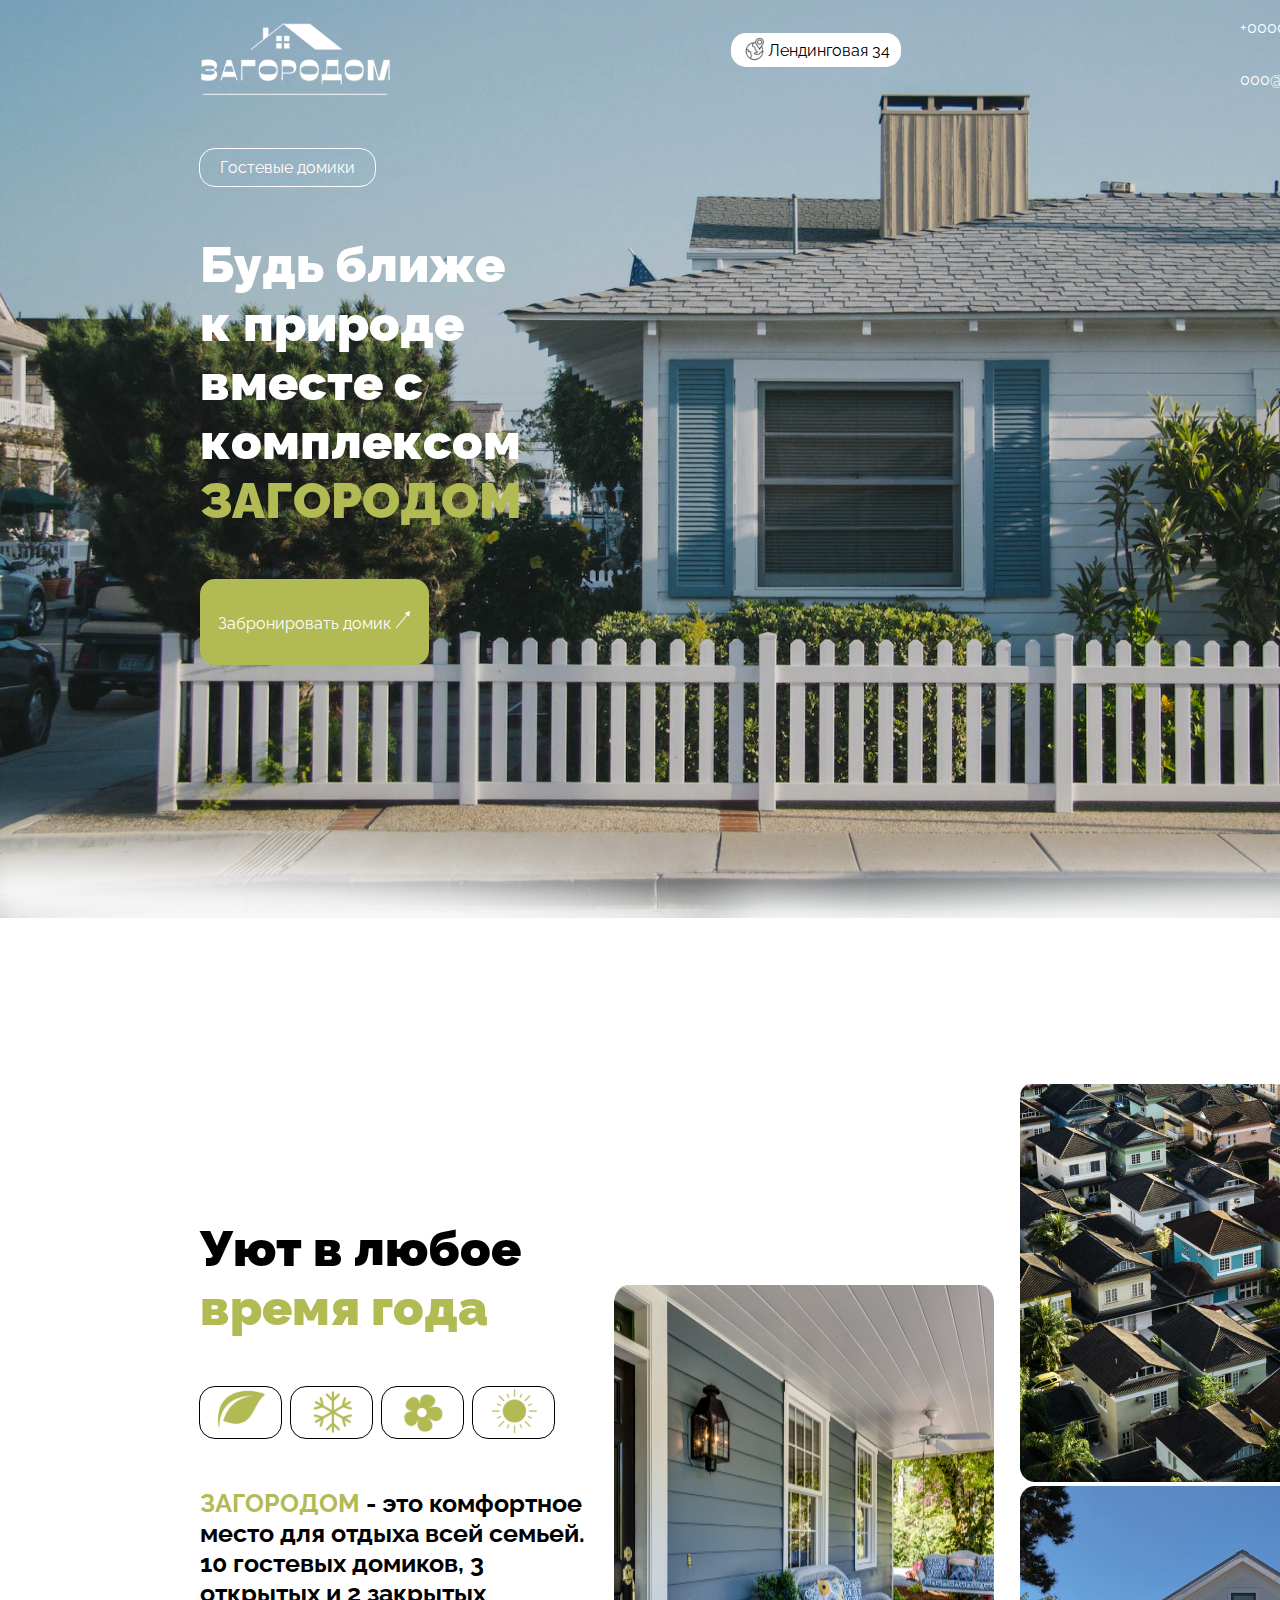
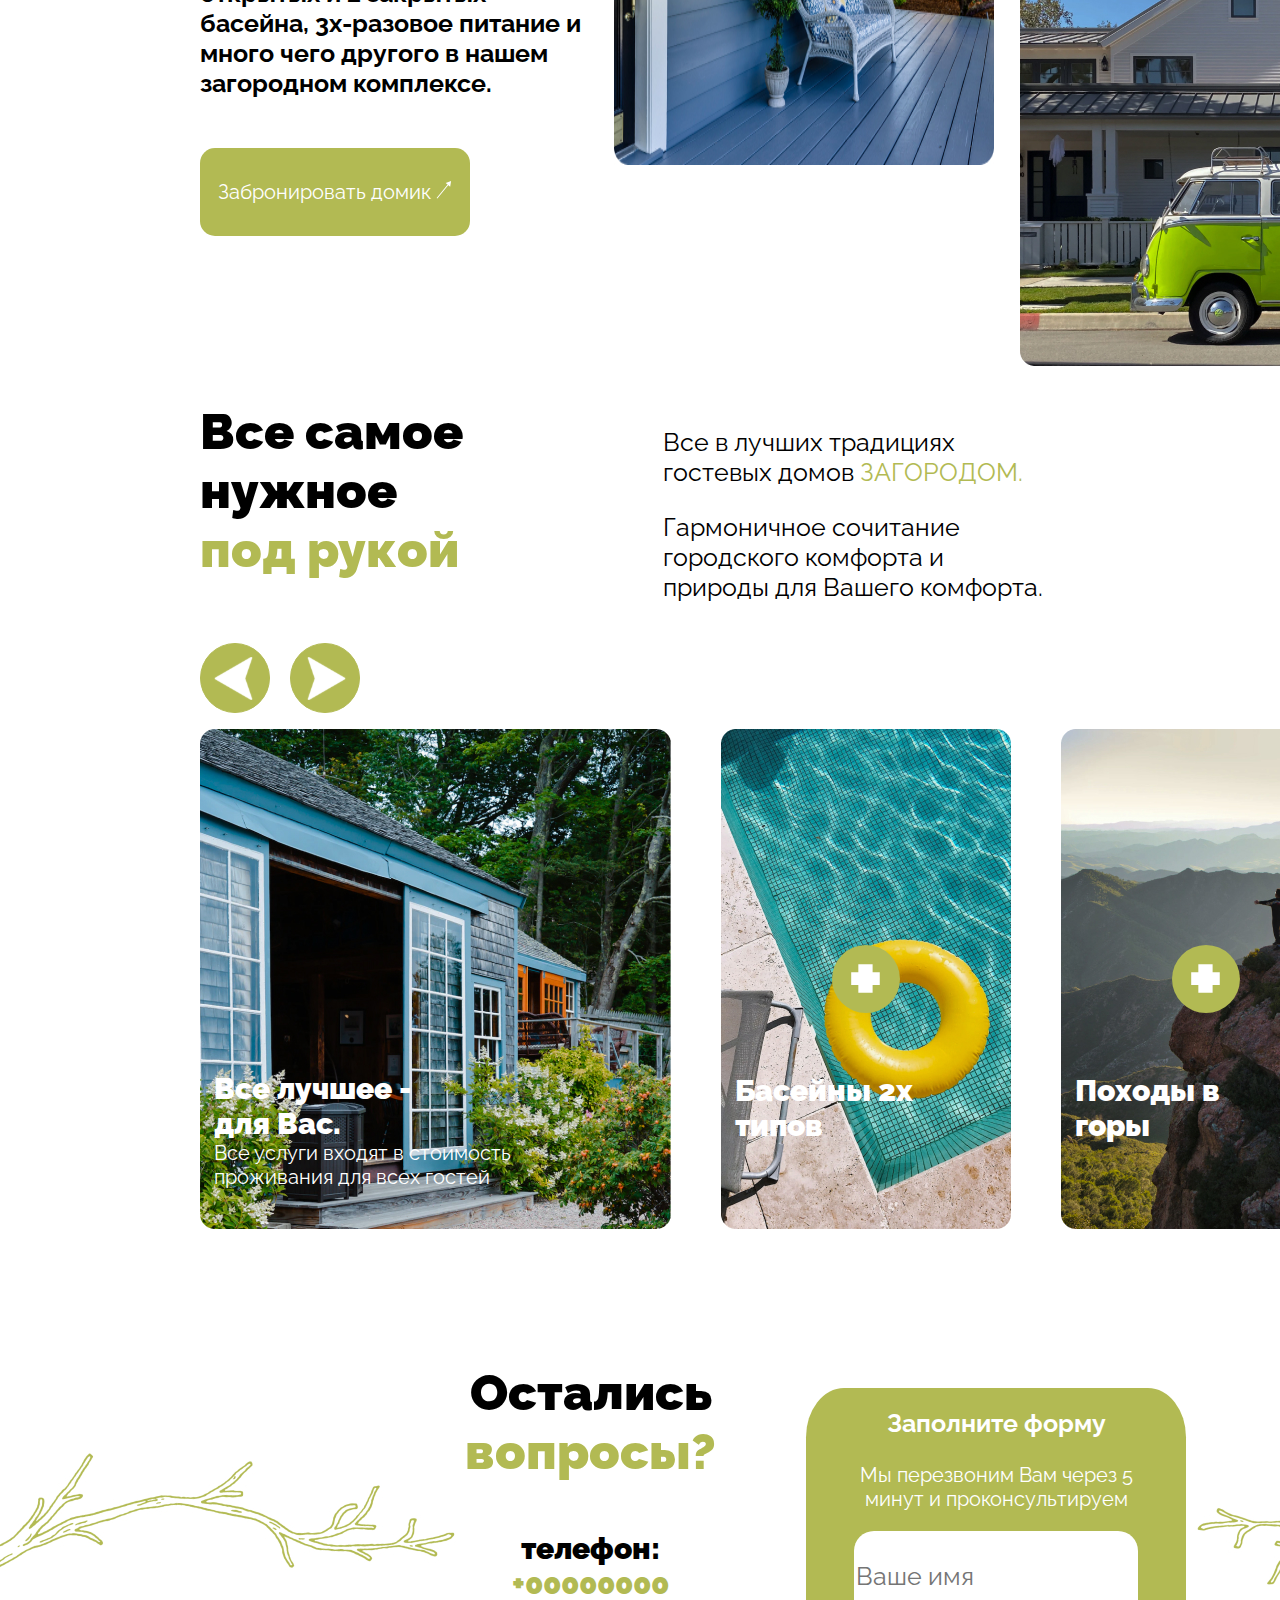
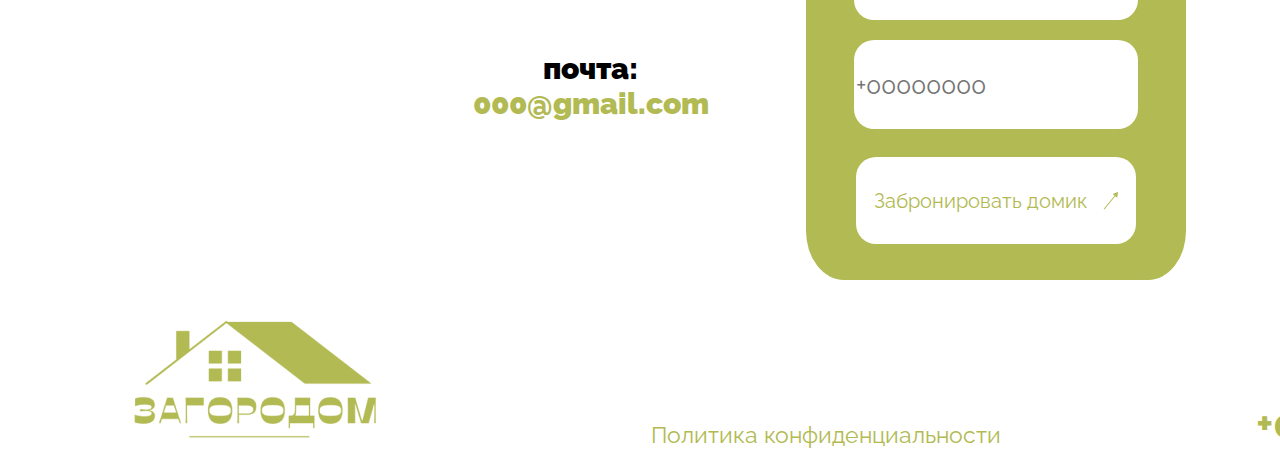
<file: index.html>
<!DOCTYPE html>
<html lang="en">
<head>
    <meta charset="UTF-8">
    <meta http-equiv="X-UA-Compatible" content="IE=edge">
    <meta name="viewport" content="width=device-width, initial-scale=1.0">
    <title>zaGorodom</title>
    <link rel="stylesheet" href="./figma-2-zaGorodom.css">
    <style> @import url('https://fonts.googleapis.com/css2?family=Raleway:wght@400;700;800;900&display=swap'); </style>
</head>
<body>
    <header>
        <ul class="flex-1">
            <li>
                <a href="#">
                    <img src="./photo_figma-2-zaGorodom/svg_zaGorodom.svg" alt="domik-prew.">
                </a>
            </li>
            <li>
                <a href="#" class="geo">
                    Лендинговая 34
                </a>
            </li>
            <div class="group"> 
                <!-- не получилось выровнить текст и свг в правую сторону -->
                <li>
                    <a href="#" class="phone">
                        +000000000 
                    </a>
                </li>
                <li>
                    <br/>
                    <a href="#" class="mail">
                        000@gmail.com
                    </a>
                </li>
            </div>
        </ul>
        <ul class="flex-2">
            <li><a href="#" class="guest-house disp"> Гостевые домики </a></li>
            <li class="disp">
                <h1>
                    Будь ближе<br/> к природе<br/> вместе с<br/> комплексом<br/> <span class="green">ЗАГОРОДОМ</span>
                </h1>
            </li>
            <!-- не разобрался с размером падинга, размеры по фигме не соответсвуют размерам на варстке -->
            <li>
                <a href="#" class="btn disp"> Забронировать домик <img src="./photo_figma-2-zaGorodom/Arrow 1.svg" alt="arrow"></a>
            </li>
        </ul>

        <div class="group-elips">
            <svg height="140" width="1000" class="blur">
                <ellipse cx="200" cy="80" rx="700" ry="50" style="fill:rgb(255, 255, 255);stroke:rgb(255, 255, 255);stroke-width:2" />
            </svg> 
            <svg height="140" width="872.92px" class="blur-2">
                <ellipse cx="200" cy="80" rx="700" ry="50" style="fill:rgb(255, 255, 255);stroke:rgb(255, 255, 255);stroke-width:2" />
            </svg> 
        </div>
    </header>
    
    <main>
        <div class="conteiner">
            <div class="main-flex">
                <ul class="boss-top">
                    <li class="main-word">
                        Уют в любое <span class="green">время года</span>
                    </li>
                    <li class="main-boss-border">
                        <div class="main-border">
                            <img src="./photo_figma-2-zaGorodom/leaf.svg" alt="leaf">
                        </div>
                        <div class="main-border">
                            <img src="./photo_figma-2-zaGorodom/snow.svg" alt="snow">
                        </div>
                        <div class="main-border">
                            <img src="./photo_figma-2-zaGorodom/flower.svg" alt="flower">
                        </div>
                        <div class="main-border">
                            <img src="./photo_figma-2-zaGorodom/sun.svg" alt="sun">
                        </div>
                    </li>
                    <li class="main-word-2">
                        <span class="green">ЗАГОРОДОМ</span> - это комфортное<br/> место для отдыха всей семьей. <br/>
                        10 гостевых домиков, 3 <br/>открытых и 2 закрытых <br/>басейна, 3х-разовое питание и <br/>много чего другого в нашем<br/> загородном комплексе. 
                    </li>
                    <li class="main-btn">
                        <a href="#" class="btn disp"> Забронировать домик <img src="./photo_figma-2-zaGorodom/Arrow 1.svg" alt="arrow"> </a>
                    </li>
                </ul>            
                <ul class="mrg">
                    <li>
                        <img src="./photo_figma-2-zaGorodom/main-photo2.jpg" alt="" style="width: 380px; height: 480px;" class="mrg">
                    </li>
                </ul>
                <ul>
                    <li>
                        <img src="./photo_figma-2-zaGorodom/main-photo1.jpg" alt="">
                    </li>
                    <li>
                        <img src="./photo_figma-2-zaGorodom/main-photo3.jpg" alt="">
                    </li>
                </ul>
            </div>
            <article> 
                <ul class="boss-font">
                    <li class="font-1">
                        Все самое<br/> нужное <br/><span class="green">под рукой</span>
                    </li>
        
                    <li class="font-2">
                        <p>
                            Все в лучших традициях<br/> гостевых домов <span class="green">ЗАГОРОДОМ.</span>
                        </p>
                        <p>
                            Гармоничное сочитание<br/> городского комфорта и<br/> природы для Вашего комфорта.
                        </p>
                    </li>
                </ul>
            </article>
            <div class="elips-flex">
                <div class="elips">
                    <img src="./photo_figma-2-zaGorodom/left-green.svg" alt="">
                </div>
    
                <div class="elips">
                    <img src="./photo_figma-2-zaGorodom/right-green.svg" alt="">
                </div>
            </div>
            <ul class="main-list">
                <li class="relative">
                    <img src="./photo_figma-2-zaGorodom/list-1photo.jpg">
                    <div class="absolut">
                        <p class="font-900">Все лучшее - <br/>для Вас.</p>
                        <p class="font-400">Все услуги входят в стоимость<br/> проживания для всех гостей</p>
                    </div>
                </li>
                <li class="relative ">
                    <img src="./photo_figma-2-zaGorodom/list-2photo.jpg">
                    <p class="absolut font-900 margin-900">
                        Басейны 2х <br/>типов
                    </p>
                    <div class="plus center"></div>
                </li>
                <li class="relative">
                    <img src="./photo_figma-2-zaGorodom/list-3photo.jpg">
                    <p class="absolut font-900 margin-900">Походы в <br/>горы</p>
                    <div class="plus center"></div>
                </li>
                <li class="relative">
                    <img src="./photo_figma-2-zaGorodom/list-4photo.jpg">
                    <p class="absolut font-900 margin-900">Рестораны<br/> и бары</p>
                    <div class="plus center"></div>
                </li>
            </ul>
        </div>
        <div >
            <ul class="registration">
                <li>
                    <img src="./photo_figma-2-zaGorodom/tree-left.jpg">
                </li>
                <li>
                    <ul class="li-registr">
                        <li class="font-900-50">Остались<br/><span class="green">вопросы?</span></li>
                        <li class="font-900">телефон:<br/><span class="green">+00000000</span></li>
                        <li class="font-900">почта:<br/><span class="green">000@gmail.com</span></li>
                    </ul>  
                </li>
                <li>
                    <div class="question relative">
                        <p class="font-700 mrg-20">Заполните форму</p>
                        <p class="font-400-20">Мы перезвоним Вам через 5<br/> минут и проконсультируем</p>
                        <ul>
                            <li class="margin-b">
                                <input class="name" type="text" placeholder="Ваше имя">
                            </li>
                            <li>
                                <input type="text" placeholder="+00000000
                                ">
                            </li>
                            <li>
                                <a href="#" class="btn-2 block-qestion">
                                    Забронировать домик <img class="green-arr" src="./photo_figma-2-zaGorodom/green-arrow.svg">
                                </a>
                            </li>
                        </ul>
                    </div>
                </li>
                <li>
                    <img src="./photo_figma-2-zaGorodom/tree-right.jpg">
                </li>
            </ul>
        </div>
    </main>
    <footer>
        <ul class="footer">
            <li>
                <img src="./photo_figma-2-zaGorodom/green-zagorodom.jpg">
            </li>
            <li class="green footer-font-400">
                Политика конфиденциальности
            </li>
            <li class="green footer-font-700">
                +00000000
            </li>
        </ul>
    </footer>
</body>
</html>
</file>
<file: figma-2-zaGorodom.css>
body {
    margin: 0 auto;
    width: 1600px;

    
    font-family: 'Raleway';
    font-style: normal;
}

ul li {
    list-style: none;
}

a {
    text-decoration: none;
    color: #fff;
}

ul{
    padding: 0px;
}

h1 {
    margin: 0;
}
/* HEADER */

header {
    background: url(./photo_figma-2-zaGorodom/backgroung-photo.jpg);
    background-repeat: no-repeat;
    padding-left: 200px;
    padding-right: 200px;
    height: 918px;
        
    font-weight: 400;

    position: relative;

    overflow: hidden;
}

.flex-1 {
    display: flex;
    justify-content: space-between;

}

.flex-1 {
    margin-top: 0;
    align-items: center;
}

.geo {
    padding: 4px 11px;
    border-radius: 15px;
    color: black;
    background-color: #fff;

    display: flex;
    align-items: center;
}

.geo::before {
    content: "";
    width: 26px;
    height: 26px;
    background-image: url(./photo_figma-2-zaGorodom/mini-earth.svg);
    background-size: contain;
}

.group {
    display: flex;
    flex-direction: column;
}

.phone {
    display: flex;
    align-items: center;
    margin-left: auto;
}

.phone::after {
    content: "";
    width: 39px;
    height: 39px;
    background-image: url(./photo_figma-2-zaGorodom/mini-phone.svg);
    background-size: contain;
    background-repeat: no-repeat;
}

.mail {
    display: flex;
    align-items: center;
}

.mail::after {
    content: "";
    width: 39px;
    height: 26px;
    background-image: url(./photo_figma-2-zaGorodom/mini-mail.svg);
    background-size: contain;
    background-repeat: no-repeat;
}

.flex-2 {
    color: #fff;
}

.flex-2 > li {
    margin-top: 49px;
}

.disp {
    display: inline-block;
}

.guest-house {
    outline: 1px solid #fff;
    border-radius: 15px;
    padding: 9px 20px;
}

.green {
    color: #B2BA53;
}

.disp > h1 {
    font-family: Raleway;
    font-size: 50px;
    font-weight: 900;

    margin: 0;
}

.btn {
    border-radius: 15px;
    padding: 32px 18px;
    background-color: #B2BA53;
}

/* elips */

.blur {
    filter: blur(28px);
    transform: rotate(2.36deg);

    position: absolute;
    width: 1333.38px;
    height: 209.4px;
    left: -44.38px;
    top: 844px;
}

.blur-2 {
    filter: blur(28px);
    transform: rotate(-3.02deg);

    position: absolute;
    width: 1328.92px;
    height: 179.52px;
    left: 723px;
    top: 827.9px;
}

.group-elips{
    display: flex;

}

/* MAIN */

.conteiner {
    padding-left: 200px;
    padding-right: 200px;


}

.main-word {
    font-weight: 900;
    font-size: 50px;
}

.main-boss-border {
    display: flex;
}

.main-border {
    width: 81px;
    height: 51px;
    border-radius: 15px;
    outline: 1px solid rgb(0, 0, 0);

    margin-right: 10px;

    display: flex;
    justify-content: center;
    align-items: center;
}

.main-word-2 {
    font-weight: 700;
    font-size: 25px;
}

.main-btn {  

    font-weight: 400;
    font-size: 20px;
}

.main-flex {
    display: flex;
    align-items: center;
    margin-top: 150px;
}

.mrg {
    position: relative;
    left: -13px;
}

.boss-top li:not(:first-child) {
    margin-top: 50px;
}

.boss-font {
    display: flex;
}

.font-1 {
    font-weight: 900;
    font-size: 50px;
    margin-right: 200px;
}

.font-2 {
    font-weight: 400;
    font-size: 25px;
}

.elips-flex{
    display: flex;
}

.elips {
    border: 1px solid #B2BA53;
    background-color: #B2BA53;

    width: 68px;
    height: 68px;

    border-radius: 100%;

    display: flex;

    justify-content: center;
    align-items: center;

    margin-right: 20px;

    cursor: pointer;
}

.main-list{
    display: flex;
}

.main-list li{
    margin-right: 50px;
}

.main-list li:last-child{
    margin-right: 0;
}

.relative{
    position: relative;    
}

.absolut{
    position: absolute;
    bottom: 0;

    color: white;

    
    margin-left: 14px;
    margin-bottom: 44px;
}

.font-900{
    font-family: 'Raleway';
    font-style: normal;
    font-weight: 900;
    font-size: 30px;

    margin: 0;

}

.margin-900{
    margin-bottom: 90px;
    margin-left: 14px;
}

.font-400{
    font-family: 'Raleway';
    font-style: normal;
    font-weight: 400;
    font-size: 20px;

    margin: 0;
}

.plus{
    position: absolute;
    top: 216px;
    left: 111px;

    width: 68px;
    height: 68px;
    border-radius: 100%;
    background-color: #B2BA53;

    display: flex;
    align-items: center;
    justify-content: center;

    cursor: pointer;
}

.center::before{
    content: "";
    display: inline-block;
    width: 30px;
    height: 30px;
    background-image: url(./photo_figma-2-zaGorodom/plus.svg);
    background-size: contain;
    background-repeat: no-repeat;
    align-items: center;
}

.registration{
    margin-top: 130px;

    display: flex;
}

.font-900-50{
    font-family: 'Raleway';
    font-style: normal;
    font-weight: 900;
    font-size: 50px;
}

.li-registr{
    text-align: center; 
}

.li-registr li:not(:last-child){
    margin-bottom: 50px;
}

.question{
    width: 380px;
    height: 492px;

    background-color: #B2BA53;
    border-radius: 10%;

    color: #fff;

    text-align: center;

    margin-left: 90px;
}

.font-700{
    font-family: 'Raleway';
    font-style: normal;
    font-weight: 700;
    font-size: 25px;
}

.font-400-20{
    font-family: 'Raleway';
    font-style: normal;
    font-weight: 400;
    font-size: 20px;
}

input{
    width: 280px;
    height: 87px;
    border-radius: 20px;

    font-family: 'Raleway';
    font-style: normal;
    font-weight: 400;
    font-size: 25px;

    color: #8A8A8A;

    border: 0;
}

.btn-2{
    color: #B2BA53;
}

.block-qestion{
    position: absolute;
    bottom: 36px;
    left: 50px;

    display: flex;
    align-items: center;
    justify-content: center;

    width: 280px;
    height: 87px;
    background-color: #fff;

    border-radius: 20px;

    font-family: 'Raleway';
    font-style: normal;
    font-weight: 400;
    font-size: 20px;
}

.green-arr{
    margin-left: 16px;
}

.margin-b{
    margin-bottom: 20px;
}

.mrg-20{
    padding-top: 20px;
}

/* FOOTER */

.footer{
    display: flex;
    justify-content: space-around;

    align-items: flex-end;
}

.footer-font-400{
    font-family: 'Raleway';
    font-style: normal;
    font-weight: 400;
    font-size: 23px;
}

.footer-font-700{
    font-family: 'Raleway';
    font-style: normal;
    font-weight: 700;
    font-size: 41px;
}
</file>
